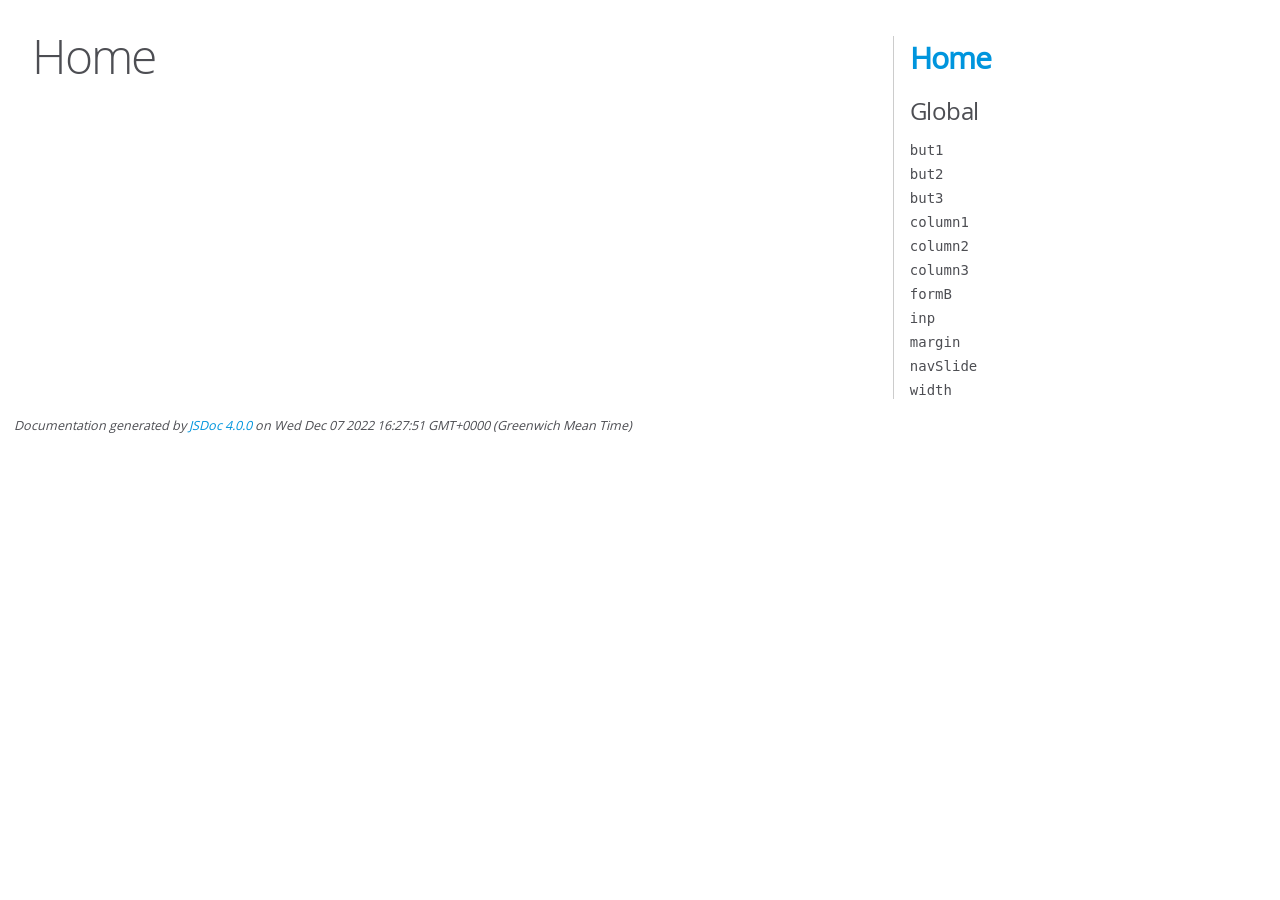
<file: out/index.html>
<!DOCTYPE html>
<html lang="en">
<head>
    <meta charset="utf-8">
    <title>JSDoc: Home</title>

    <script src="scripts/prettify/prettify.js"> </script>
    <script src="scripts/prettify/lang-css.js"> </script>
    <!--[if lt IE 9]>
      <script src="//html5shiv.googlecode.com/svn/trunk/html5.js"></script>
    <![endif]-->
    <link type="text/css" rel="stylesheet" href="styles/prettify-tomorrow.css">
    <link type="text/css" rel="stylesheet" href="styles/jsdoc-default.css">
</head>

<body>

<div id="main">

    <h1 class="page-title">Home</h1>

    



    


    <h3> </h3>










    









</div>

<nav>
    <h2><a href="index.html">Home</a></h2><h3>Global</h3><ul><li><a href="global.html#but1">but1</a></li><li><a href="global.html#but2">but2</a></li><li><a href="global.html#but3">but3</a></li><li><a href="global.html#column1">column1</a></li><li><a href="global.html#column2">column2</a></li><li><a href="global.html#column3">column3</a></li><li><a href="global.html#formB">formB</a></li><li><a href="global.html#inp">inp</a></li><li><a href="global.html#margin">margin</a></li><li><a href="global.html#navSlide">navSlide</a></li><li><a href="global.html#width">width</a></li></ul>
</nav>

<br class="clear">

<footer>
    Documentation generated by <a href="https://github.com/jsdoc/jsdoc">JSDoc 4.0.0</a> on Wed Dec 07 2022 16:27:51 GMT+0000 (Greenwich Mean Time)
</footer>

<script> prettyPrint(); </script>
<script src="scripts/linenumber.js"> </script>
</body>
</html>
</file>
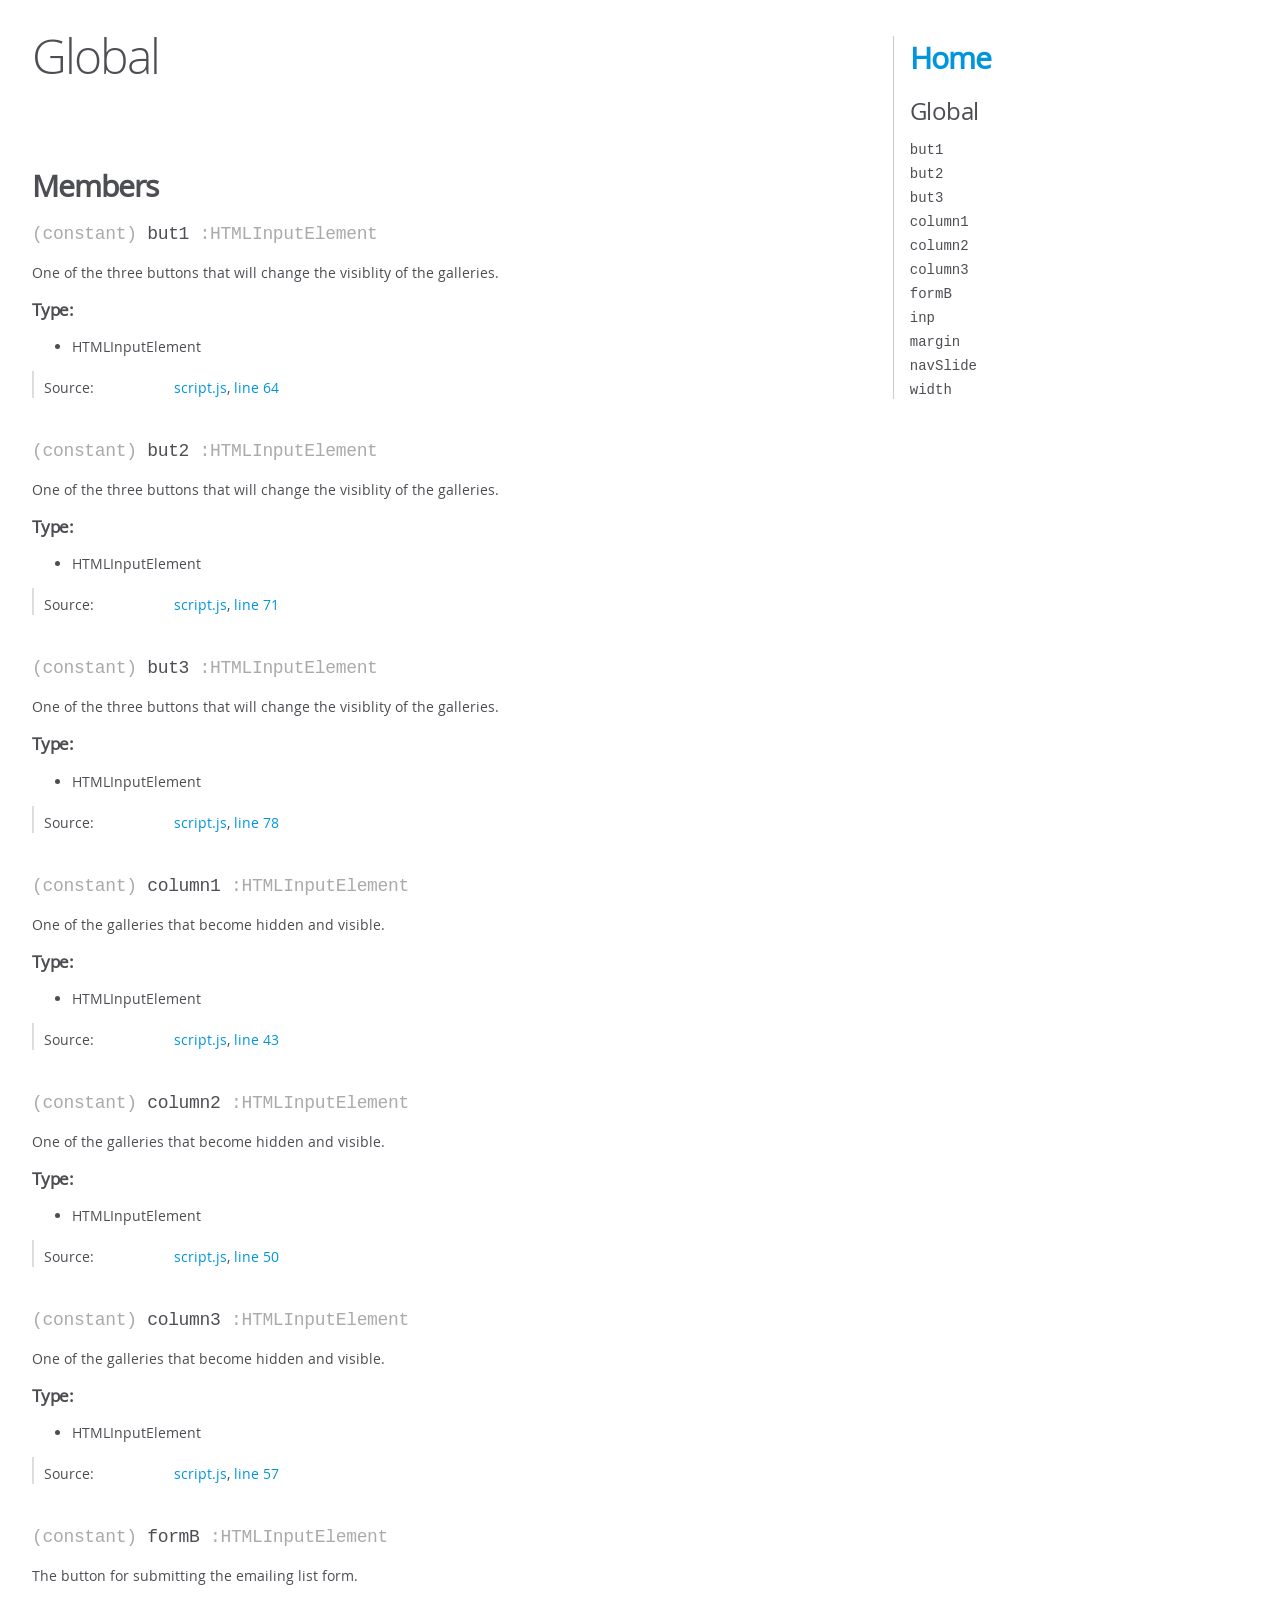
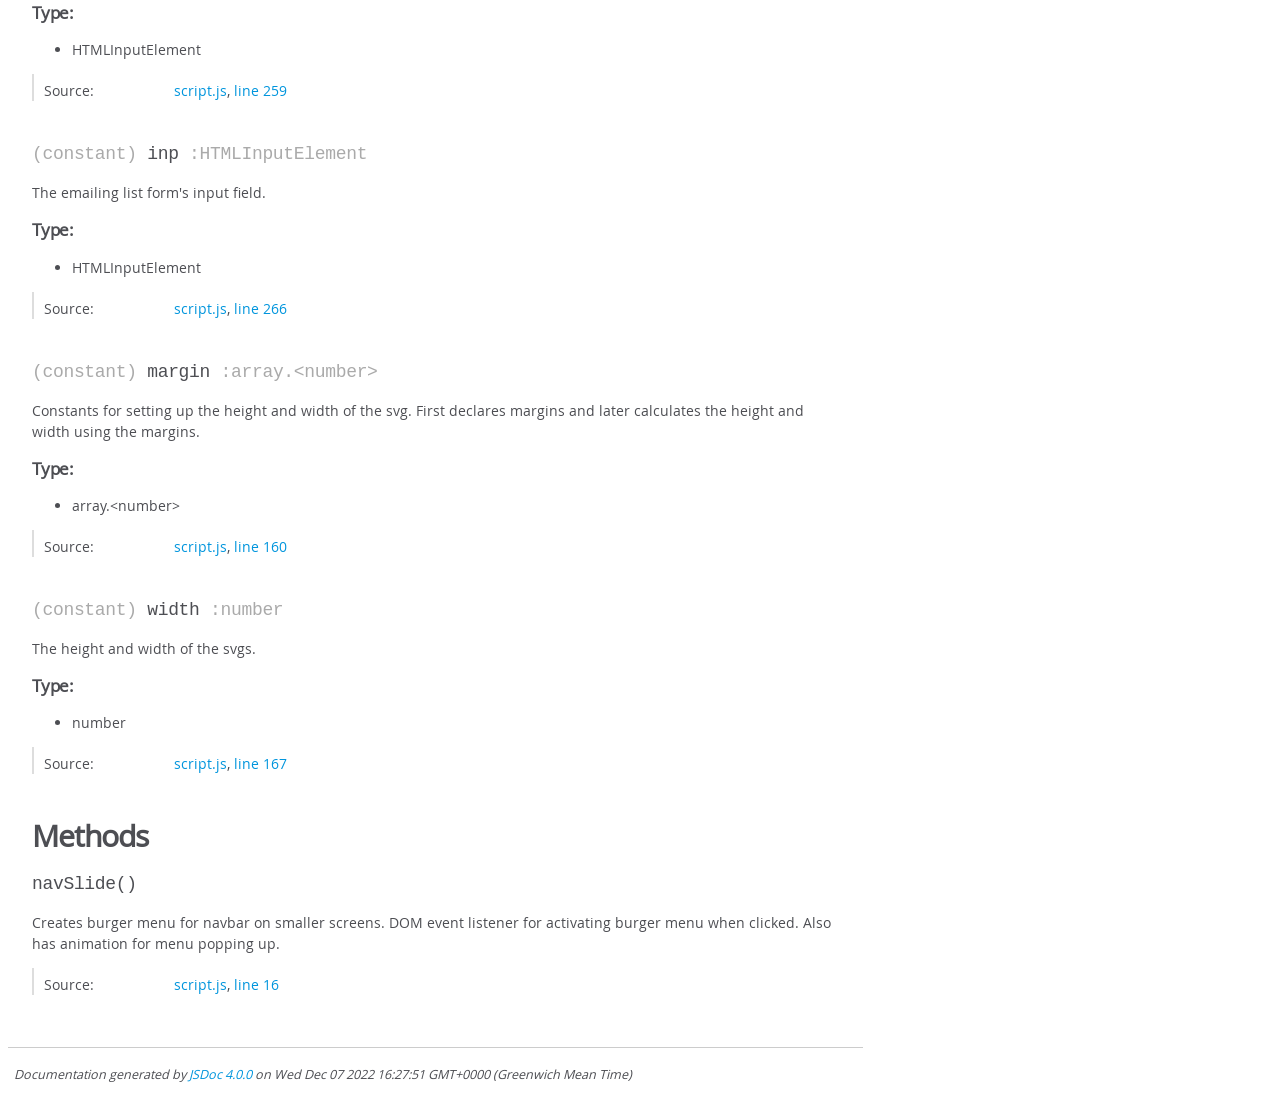
<file: out/global.html>
<!DOCTYPE html>
<html lang="en">
<head>
    <meta charset="utf-8">
    <title>JSDoc: Global</title>

    <script src="scripts/prettify/prettify.js"> </script>
    <script src="scripts/prettify/lang-css.js"> </script>
    <!--[if lt IE 9]>
      <script src="//html5shiv.googlecode.com/svn/trunk/html5.js"></script>
    <![endif]-->
    <link type="text/css" rel="stylesheet" href="styles/prettify-tomorrow.css">
    <link type="text/css" rel="stylesheet" href="styles/jsdoc-default.css">
</head>

<body>

<div id="main">

    <h1 class="page-title">Global</h1>

    




<section>

<header>
    
        <h2></h2>
        
    
</header>

<article>
    <div class="container-overview">
    
        

        


<dl class="details">

    

    

    

    

    

    

    

    

    

    

    

    

    

    

    

    
</dl>


        
    
    </div>

    

    

    

    

    

    

    
        <h3 class="subsection-title">Members</h3>

        
            
<h4 class="name" id="but1"><span class="type-signature">(constant) </span>but1<span class="type-signature"> :HTMLInputElement</span></h4>




<div class="description">
    One of the three buttons that will change the visiblity of the galleries.
</div>



    <h5>Type:</h5>
    <ul>
        <li>
            
<span class="param-type">HTMLInputElement</span>


        </li>
    </ul>





<dl class="details">

    

    

    

    

    

    

    

    

    

    

    

    

    
    <dt class="tag-source">Source:</dt>
    <dd class="tag-source"><ul class="dummy"><li>
        <a href="script.js.html">script.js</a>, <a href="script.js.html#line64">line 64</a>
    </li></ul></dd>
    

    

    

    
</dl>






        
            
<h4 class="name" id="but2"><span class="type-signature">(constant) </span>but2<span class="type-signature"> :HTMLInputElement</span></h4>




<div class="description">
    One of the three buttons that will change the visiblity of the galleries.
</div>



    <h5>Type:</h5>
    <ul>
        <li>
            
<span class="param-type">HTMLInputElement</span>


        </li>
    </ul>





<dl class="details">

    

    

    

    

    

    

    

    

    

    

    

    

    
    <dt class="tag-source">Source:</dt>
    <dd class="tag-source"><ul class="dummy"><li>
        <a href="script.js.html">script.js</a>, <a href="script.js.html#line71">line 71</a>
    </li></ul></dd>
    

    

    

    
</dl>






        
            
<h4 class="name" id="but3"><span class="type-signature">(constant) </span>but3<span class="type-signature"> :HTMLInputElement</span></h4>




<div class="description">
    One of the three buttons that will change the visiblity of the galleries.
</div>



    <h5>Type:</h5>
    <ul>
        <li>
            
<span class="param-type">HTMLInputElement</span>


        </li>
    </ul>





<dl class="details">

    

    

    

    

    

    

    

    

    

    

    

    

    
    <dt class="tag-source">Source:</dt>
    <dd class="tag-source"><ul class="dummy"><li>
        <a href="script.js.html">script.js</a>, <a href="script.js.html#line78">line 78</a>
    </li></ul></dd>
    

    

    

    
</dl>






        
            
<h4 class="name" id="column1"><span class="type-signature">(constant) </span>column1<span class="type-signature"> :HTMLInputElement</span></h4>




<div class="description">
    One of the galleries that become hidden and visible.
</div>



    <h5>Type:</h5>
    <ul>
        <li>
            
<span class="param-type">HTMLInputElement</span>


        </li>
    </ul>





<dl class="details">

    

    

    

    

    

    

    

    

    

    

    

    

    
    <dt class="tag-source">Source:</dt>
    <dd class="tag-source"><ul class="dummy"><li>
        <a href="script.js.html">script.js</a>, <a href="script.js.html#line43">line 43</a>
    </li></ul></dd>
    

    

    

    
</dl>






        
            
<h4 class="name" id="column2"><span class="type-signature">(constant) </span>column2<span class="type-signature"> :HTMLInputElement</span></h4>




<div class="description">
    One of the galleries that become hidden and visible.
</div>



    <h5>Type:</h5>
    <ul>
        <li>
            
<span class="param-type">HTMLInputElement</span>


        </li>
    </ul>





<dl class="details">

    

    

    

    

    

    

    

    

    

    

    

    

    
    <dt class="tag-source">Source:</dt>
    <dd class="tag-source"><ul class="dummy"><li>
        <a href="script.js.html">script.js</a>, <a href="script.js.html#line50">line 50</a>
    </li></ul></dd>
    

    

    

    
</dl>






        
            
<h4 class="name" id="column3"><span class="type-signature">(constant) </span>column3<span class="type-signature"> :HTMLInputElement</span></h4>




<div class="description">
    One of the galleries that become hidden and visible.
</div>



    <h5>Type:</h5>
    <ul>
        <li>
            
<span class="param-type">HTMLInputElement</span>


        </li>
    </ul>





<dl class="details">

    

    

    

    

    

    

    

    

    

    

    

    

    
    <dt class="tag-source">Source:</dt>
    <dd class="tag-source"><ul class="dummy"><li>
        <a href="script.js.html">script.js</a>, <a href="script.js.html#line57">line 57</a>
    </li></ul></dd>
    

    

    

    
</dl>






        
            
<h4 class="name" id="formB"><span class="type-signature">(constant) </span>formB<span class="type-signature"> :HTMLInputElement</span></h4>




<div class="description">
    The button for submitting the emailing list form.
</div>



    <h5>Type:</h5>
    <ul>
        <li>
            
<span class="param-type">HTMLInputElement</span>


        </li>
    </ul>





<dl class="details">

    

    

    

    

    

    

    

    

    

    

    

    

    
    <dt class="tag-source">Source:</dt>
    <dd class="tag-source"><ul class="dummy"><li>
        <a href="script.js.html">script.js</a>, <a href="script.js.html#line259">line 259</a>
    </li></ul></dd>
    

    

    

    
</dl>






        
            
<h4 class="name" id="inp"><span class="type-signature">(constant) </span>inp<span class="type-signature"> :HTMLInputElement</span></h4>




<div class="description">
    The emailing list form's input field.
</div>



    <h5>Type:</h5>
    <ul>
        <li>
            
<span class="param-type">HTMLInputElement</span>


        </li>
    </ul>





<dl class="details">

    

    

    

    

    

    

    

    

    

    

    

    

    
    <dt class="tag-source">Source:</dt>
    <dd class="tag-source"><ul class="dummy"><li>
        <a href="script.js.html">script.js</a>, <a href="script.js.html#line266">line 266</a>
    </li></ul></dd>
    

    

    

    
</dl>






        
            
<h4 class="name" id="margin"><span class="type-signature">(constant) </span>margin<span class="type-signature"> :array.&lt;number></span></h4>




<div class="description">
    Constants for setting up the height and width of the svg.First declares margins and later calculates the height and width using the margins.
</div>



    <h5>Type:</h5>
    <ul>
        <li>
            
<span class="param-type">array.&lt;number></span>


        </li>
    </ul>





<dl class="details">

    

    

    

    

    

    

    

    

    

    

    

    

    
    <dt class="tag-source">Source:</dt>
    <dd class="tag-source"><ul class="dummy"><li>
        <a href="script.js.html">script.js</a>, <a href="script.js.html#line160">line 160</a>
    </li></ul></dd>
    

    

    

    
</dl>






        
            
<h4 class="name" id="width"><span class="type-signature">(constant) </span>width<span class="type-signature"> :number</span></h4>




<div class="description">
    The height and width of the svgs.
</div>



    <h5>Type:</h5>
    <ul>
        <li>
            
<span class="param-type">number</span>


        </li>
    </ul>





<dl class="details">

    

    

    

    

    

    

    

    

    

    

    

    

    
    <dt class="tag-source">Source:</dt>
    <dd class="tag-source"><ul class="dummy"><li>
        <a href="script.js.html">script.js</a>, <a href="script.js.html#line167">line 167</a>
    </li></ul></dd>
    

    

    

    
</dl>






        
    

    
        <h3 class="subsection-title">Methods</h3>

        
            

    

    
    <h4 class="name" id="navSlide"><span class="type-signature"></span>navSlide<span class="signature">()</span><span class="type-signature"></span></h4>
    

    



<div class="description">
    Creates burger menu for navbar on smaller screens.DOM event listener for activating burger menu when clicked.Also has animation for menu popping up.
</div>













<dl class="details">

    

    

    

    

    

    

    

    

    

    

    

    

    
    <dt class="tag-source">Source:</dt>
    <dd class="tag-source"><ul class="dummy"><li>
        <a href="script.js.html">script.js</a>, <a href="script.js.html#line16">line 16</a>
    </li></ul></dd>
    

    

    

    
</dl>




















        
    

    

    
</article>

</section>




</div>

<nav>
    <h2><a href="index.html">Home</a></h2><h3>Global</h3><ul><li><a href="global.html#but1">but1</a></li><li><a href="global.html#but2">but2</a></li><li><a href="global.html#but3">but3</a></li><li><a href="global.html#column1">column1</a></li><li><a href="global.html#column2">column2</a></li><li><a href="global.html#column3">column3</a></li><li><a href="global.html#formB">formB</a></li><li><a href="global.html#inp">inp</a></li><li><a href="global.html#margin">margin</a></li><li><a href="global.html#navSlide">navSlide</a></li><li><a href="global.html#width">width</a></li></ul>
</nav>

<br class="clear">

<footer>
    Documentation generated by <a href="https://github.com/jsdoc/jsdoc">JSDoc 4.0.0</a> on Wed Dec 07 2022 16:27:51 GMT+0000 (Greenwich Mean Time)
</footer>

<script> prettyPrint(); </script>
<script src="scripts/linenumber.js"> </script>
</body>
</html>
</file>
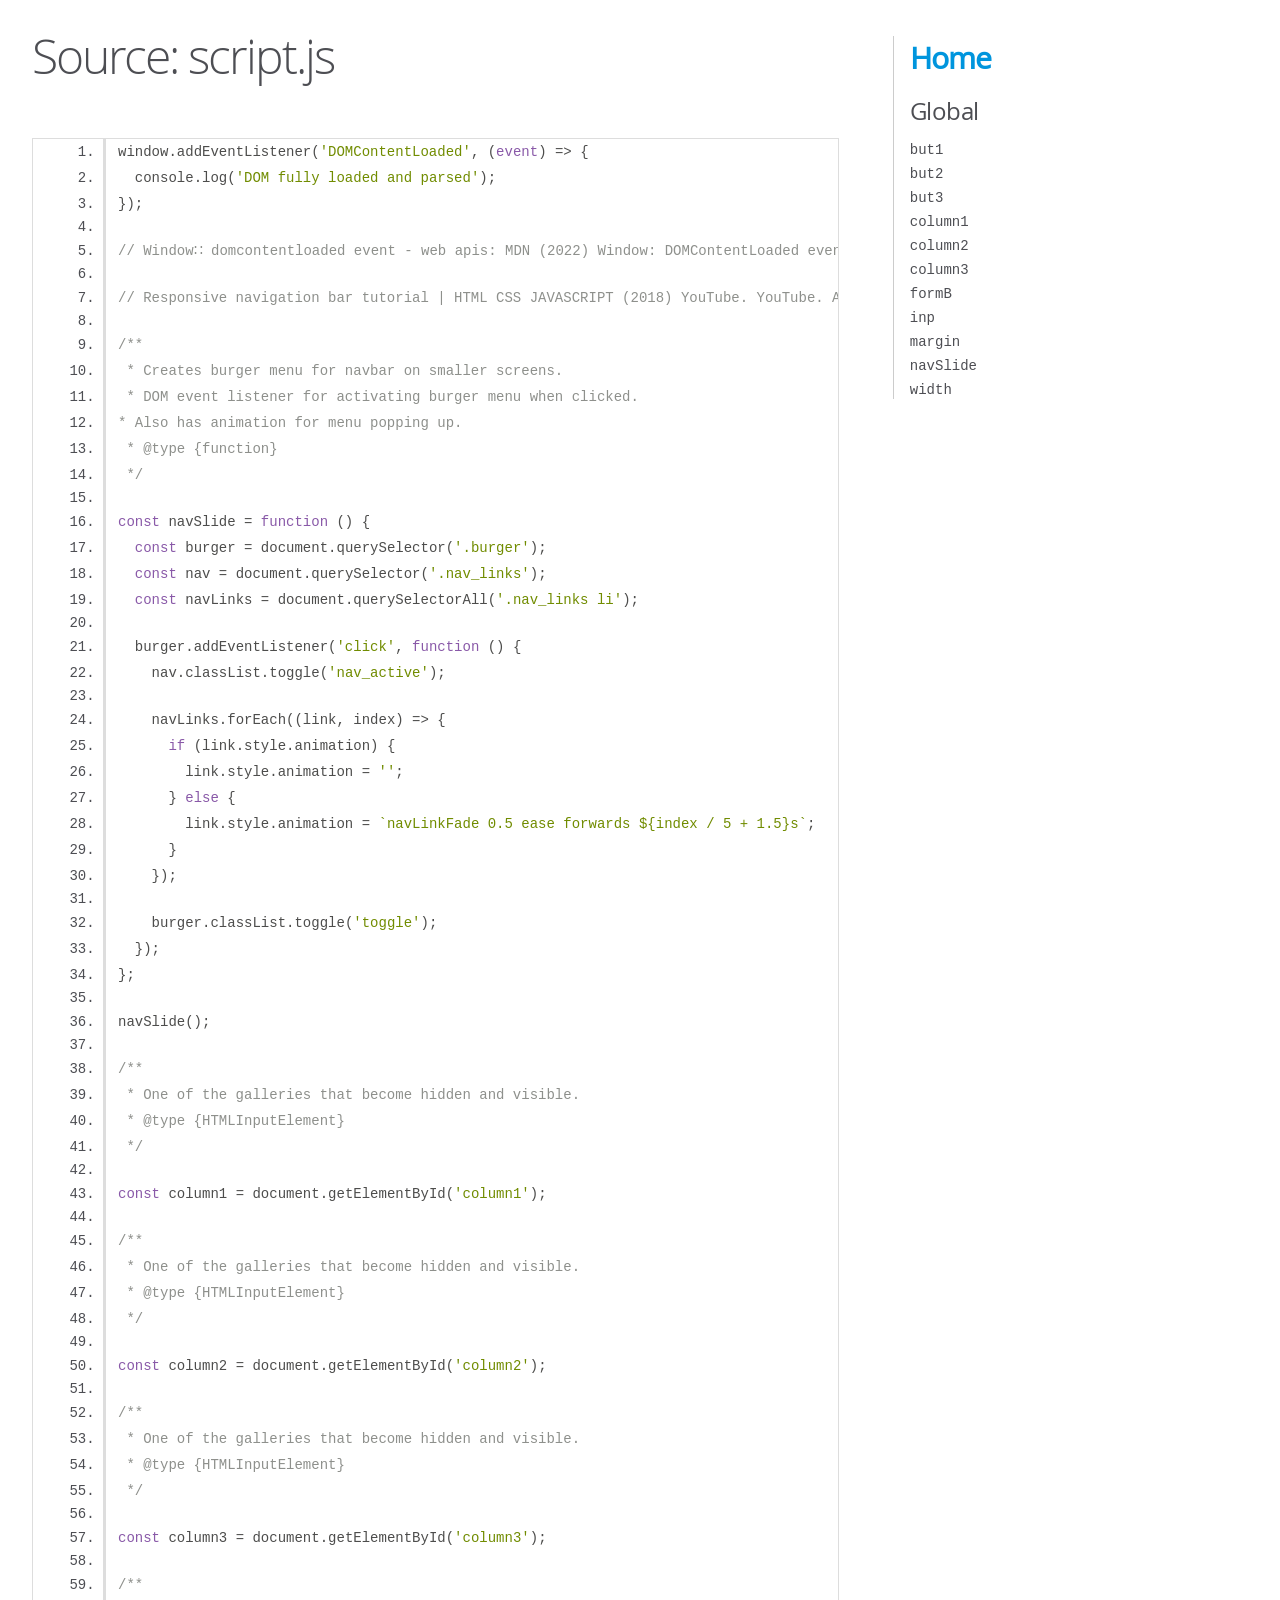
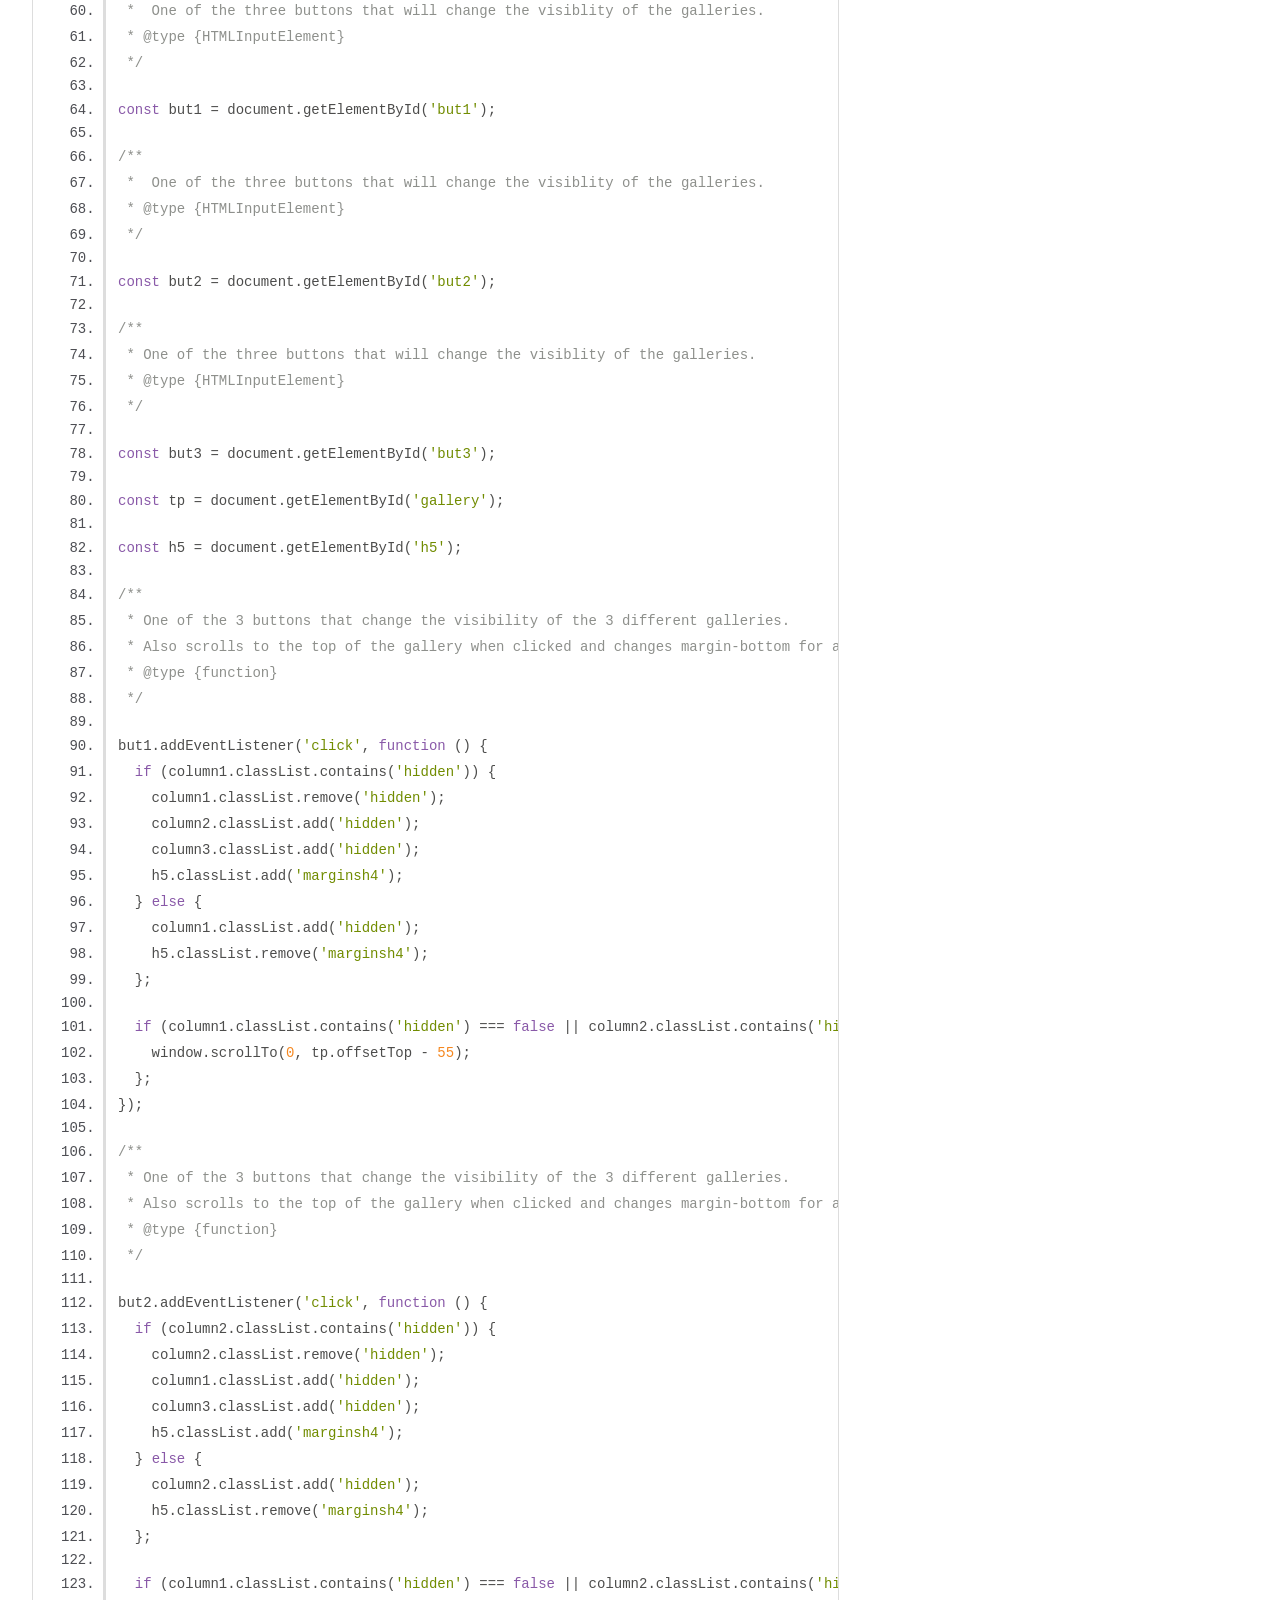
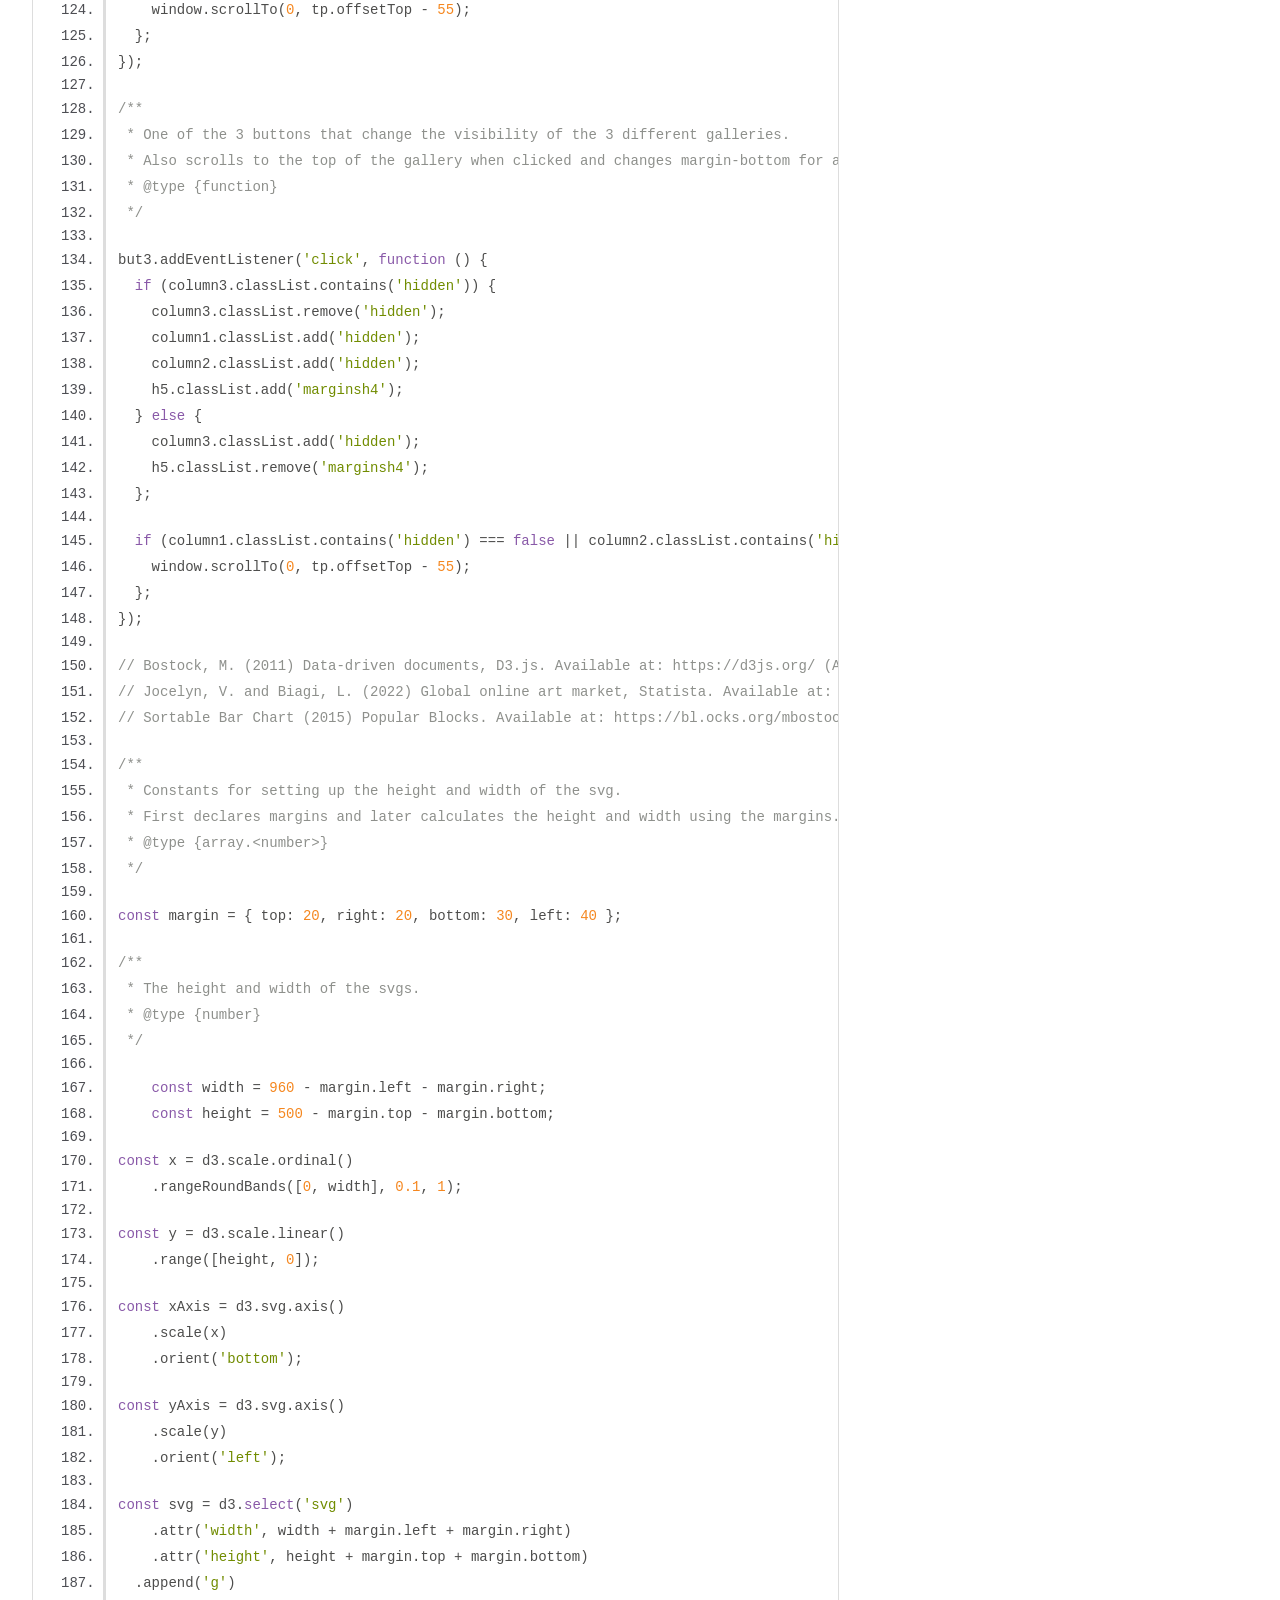
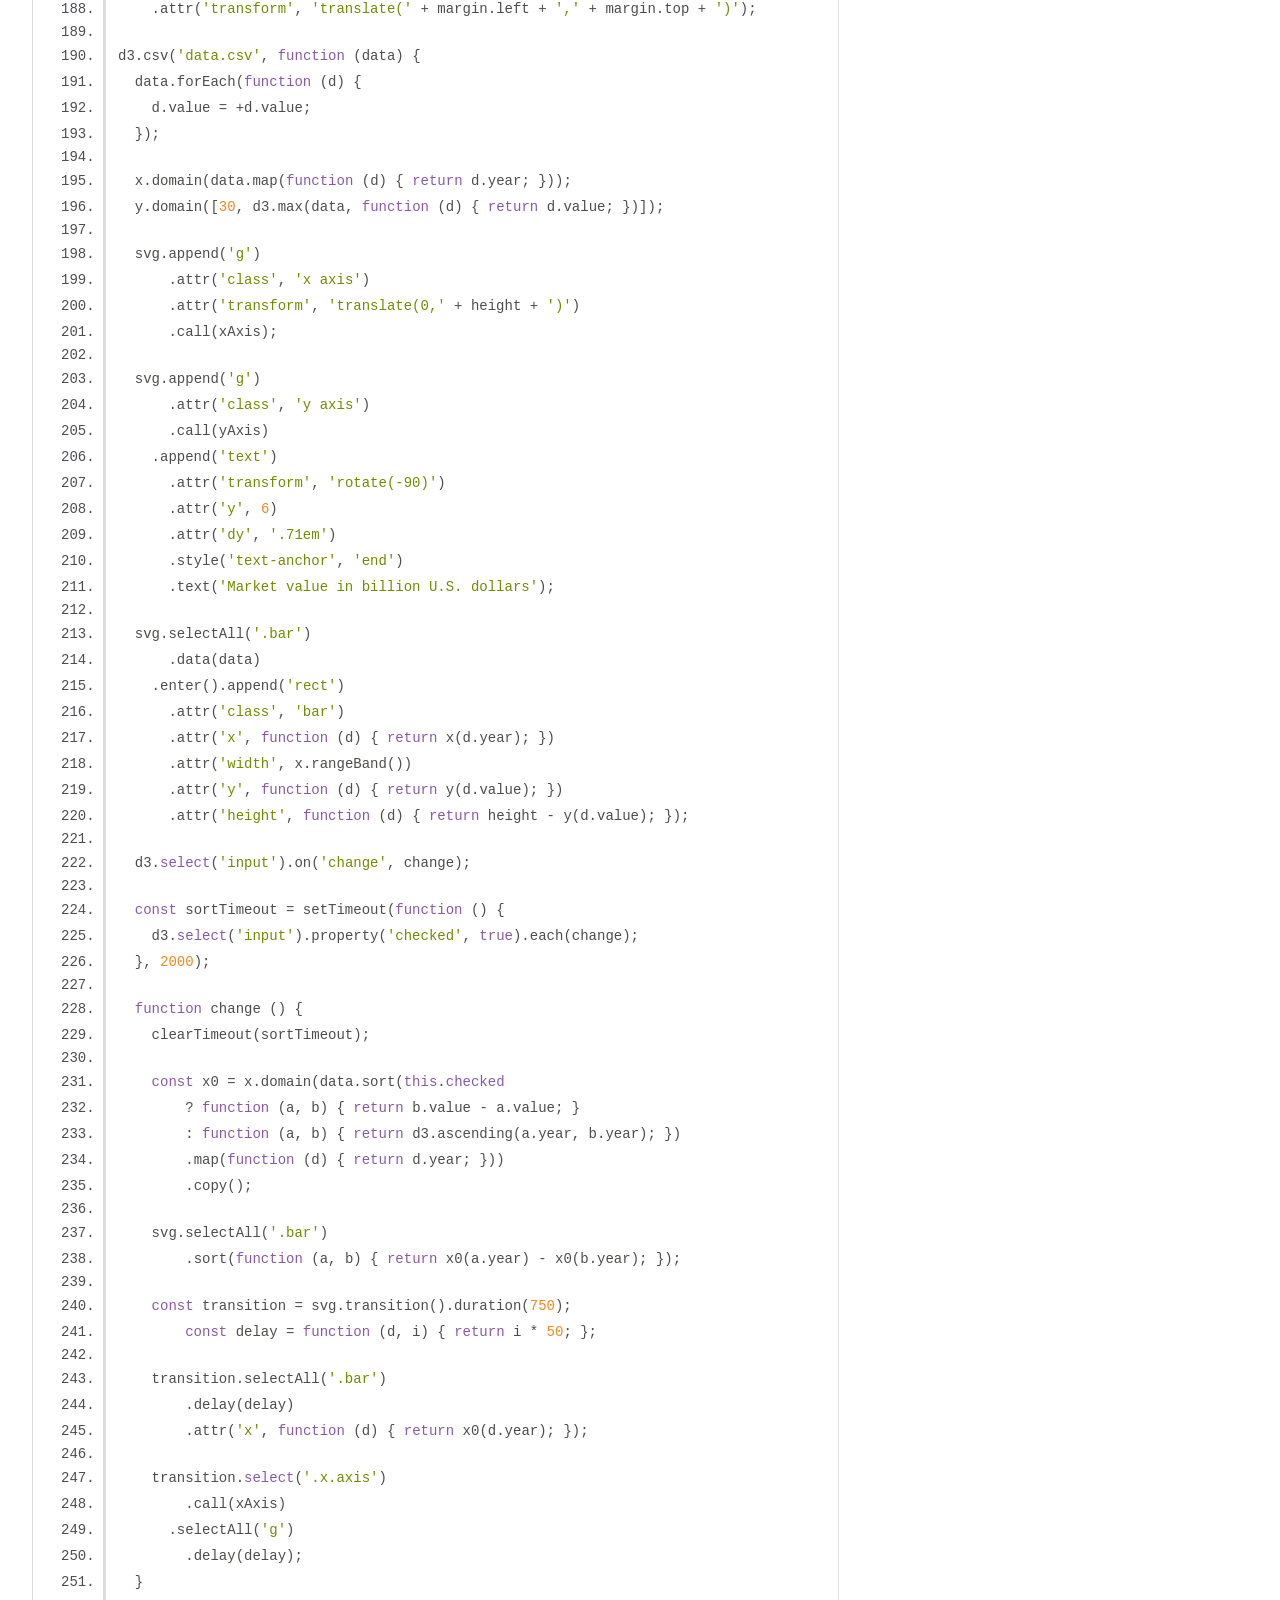
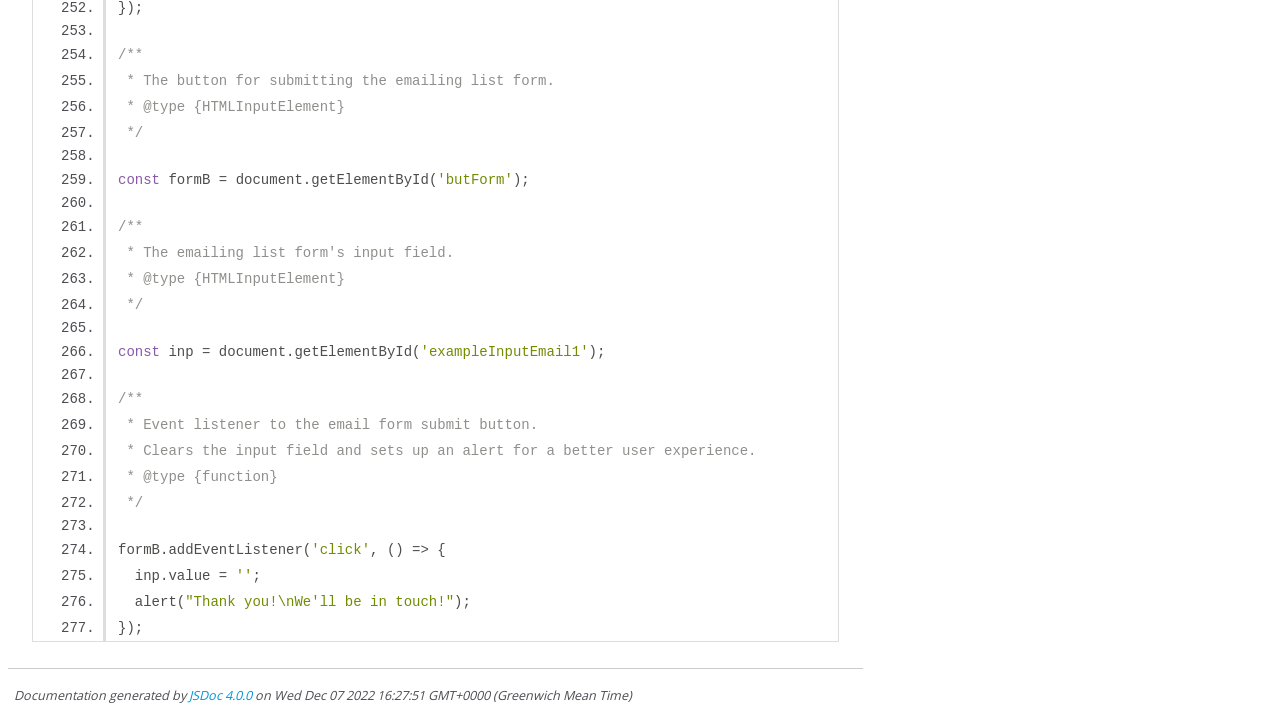
<file: out/script.js.html>
<!DOCTYPE html>
<html lang="en">
<head>
    <meta charset="utf-8">
    <title>JSDoc: Source: script.js</title>

    <script src="scripts/prettify/prettify.js"> </script>
    <script src="scripts/prettify/lang-css.js"> </script>
    <!--[if lt IE 9]>
      <script src="//html5shiv.googlecode.com/svn/trunk/html5.js"></script>
    <![endif]-->
    <link type="text/css" rel="stylesheet" href="styles/prettify-tomorrow.css">
    <link type="text/css" rel="stylesheet" href="styles/jsdoc-default.css">
</head>

<body>

<div id="main">

    <h1 class="page-title">Source: script.js</h1>

    



    
    <section>
        <article>
            <pre class="prettyprint source linenums"><code>window.addEventListener('DOMContentLoaded', (event) => {
  console.log('DOM fully loaded and parsed');
});

// Window∷ domcontentloaded event - web apis: MDN (2022) Window: DOMContentLoaded event - Web APIs | MDN. Available at: https://developer.mozilla.org/en-US/docs/Web/API/Window/DOMContentLoaded_event (Accessed: December 6, 2022).

// Responsive navigation bar tutorial | HTML CSS JAVASCRIPT (2018) YouTube. YouTube. Available at: https://www.youtube.com/watch?v=gXkqy0b4M5g (Accessed: December 6, 2022).

/**
 * Creates burger menu for navbar on smaller screens.
 * DOM event listener for activating burger menu when clicked.
* Also has animation for menu popping up.
 * @type {function}
 */

const navSlide = function () {
  const burger = document.querySelector('.burger');
  const nav = document.querySelector('.nav_links');
  const navLinks = document.querySelectorAll('.nav_links li');

  burger.addEventListener('click', function () {
    nav.classList.toggle('nav_active');

    navLinks.forEach((link, index) => {
      if (link.style.animation) {
        link.style.animation = '';
      } else {
        link.style.animation = `navLinkFade 0.5 ease forwards ${index / 5 + 1.5}s`;
      }
    });

    burger.classList.toggle('toggle');
  });
};

navSlide();

/**
 * One of the galleries that become hidden and visible.
 * @type {HTMLInputElement}
 */

const column1 = document.getElementById('column1');

/**
 * One of the galleries that become hidden and visible.
 * @type {HTMLInputElement}
 */

const column2 = document.getElementById('column2');

/**
 * One of the galleries that become hidden and visible.
 * @type {HTMLInputElement}
 */

const column3 = document.getElementById('column3');

/**
 *  One of the three buttons that will change the visiblity of the galleries.
 * @type {HTMLInputElement}
 */

const but1 = document.getElementById('but1');

/**
 *  One of the three buttons that will change the visiblity of the galleries.
 * @type {HTMLInputElement}
 */

const but2 = document.getElementById('but2');

/**
 * One of the three buttons that will change the visiblity of the galleries.
 * @type {HTMLInputElement}
 */

const but3 = document.getElementById('but3');

const tp = document.getElementById('gallery');

const h5 = document.getElementById('h5');

/**
 * One of the 3 buttons that change the visibility of the 3 different galleries.
 * Also scrolls to the top of the gallery when clicked and changes margin-bottom for a better viewing experience.
 * @type {function}
 */

but1.addEventListener('click', function () {
  if (column1.classList.contains('hidden')) {
    column1.classList.remove('hidden');
    column2.classList.add('hidden');
    column3.classList.add('hidden');
    h5.classList.add('marginsh4');
  } else {
    column1.classList.add('hidden');
    h5.classList.remove('marginsh4');
  };

  if (column1.classList.contains('hidden') === false || column2.classList.contains('hidden') === false || column3.classList.contains('hidden') === false) {
    window.scrollTo(0, tp.offsetTop - 55);
  };
});

/**
 * One of the 3 buttons that change the visibility of the 3 different galleries.
 * Also scrolls to the top of the gallery when clicked and changes margin-bottom for a better viewing experience.
 * @type {function}
 */

but2.addEventListener('click', function () {
  if (column2.classList.contains('hidden')) {
    column2.classList.remove('hidden');
    column1.classList.add('hidden');
    column3.classList.add('hidden');
    h5.classList.add('marginsh4');
  } else {
    column2.classList.add('hidden');
    h5.classList.remove('marginsh4');
  };

  if (column1.classList.contains('hidden') === false || column2.classList.contains('hidden') === false || column3.classList.contains('hidden') === false) {
    window.scrollTo(0, tp.offsetTop - 55);
  };
});

/**
 * One of the 3 buttons that change the visibility of the 3 different galleries.
 * Also scrolls to the top of the gallery when clicked and changes margin-bottom for a better viewing experience.
 * @type {function}
 */

but3.addEventListener('click', function () {
  if (column3.classList.contains('hidden')) {
    column3.classList.remove('hidden');
    column1.classList.add('hidden');
    column2.classList.add('hidden');
    h5.classList.add('marginsh4');
  } else {
    column3.classList.add('hidden');
    h5.classList.remove('marginsh4');
  };

  if (column1.classList.contains('hidden') === false || column2.classList.contains('hidden') === false || column3.classList.contains('hidden') === false) {
    window.scrollTo(0, tp.offsetTop - 55);
  };
});

// Bostock, M. (2011) Data-driven documents, D3.js. Available at: https://d3js.org/ (Accessed: December 6, 2022).
// Jocelyn, V. and Biagi, L. (2022) Global online art market, Statista. Available at: https://www.statista.com/study/58458/online-art-market/ (Accessed: December 6, 2022).
// Sortable Bar Chart (2015) Popular Blocks. Available at: https://bl.ocks.org/mbostock/3885705 (Accessed: December 6, 2022)

/**
 * Constants for setting up the height and width of the svg.
 * First declares margins and later calculates the height and width using the margins.
 * @type {array.&lt;number>}
 */

const margin = { top: 20, right: 20, bottom: 30, left: 40 };

/**
 * The height and width of the svgs.
 * @type {number}
 */

    const width = 960 - margin.left - margin.right;
    const height = 500 - margin.top - margin.bottom;

const x = d3.scale.ordinal()
    .rangeRoundBands([0, width], 0.1, 1);

const y = d3.scale.linear()
    .range([height, 0]);

const xAxis = d3.svg.axis()
    .scale(x)
    .orient('bottom');

const yAxis = d3.svg.axis()
    .scale(y)
    .orient('left');

const svg = d3.select('svg')
    .attr('width', width + margin.left + margin.right)
    .attr('height', height + margin.top + margin.bottom)
  .append('g')
    .attr('transform', 'translate(' + margin.left + ',' + margin.top + ')');

d3.csv('data.csv', function (data) {
  data.forEach(function (d) {
    d.value = +d.value;
  });

  x.domain(data.map(function (d) { return d.year; }));
  y.domain([30, d3.max(data, function (d) { return d.value; })]);

  svg.append('g')
      .attr('class', 'x axis')
      .attr('transform', 'translate(0,' + height + ')')
      .call(xAxis);

  svg.append('g')
      .attr('class', 'y axis')
      .call(yAxis)
    .append('text')
      .attr('transform', 'rotate(-90)')
      .attr('y', 6)
      .attr('dy', '.71em')
      .style('text-anchor', 'end')
      .text('Market value in billion U.S. dollars');

  svg.selectAll('.bar')
      .data(data)
    .enter().append('rect')
      .attr('class', 'bar')
      .attr('x', function (d) { return x(d.year); })
      .attr('width', x.rangeBand())
      .attr('y', function (d) { return y(d.value); })
      .attr('height', function (d) { return height - y(d.value); });

  d3.select('input').on('change', change);

  const sortTimeout = setTimeout(function () {
    d3.select('input').property('checked', true).each(change);
  }, 2000);

  function change () {
    clearTimeout(sortTimeout);

    const x0 = x.domain(data.sort(this.checked
        ? function (a, b) { return b.value - a.value; }
        : function (a, b) { return d3.ascending(a.year, b.year); })
        .map(function (d) { return d.year; }))
        .copy();

    svg.selectAll('.bar')
        .sort(function (a, b) { return x0(a.year) - x0(b.year); });

    const transition = svg.transition().duration(750);
        const delay = function (d, i) { return i * 50; };

    transition.selectAll('.bar')
        .delay(delay)
        .attr('x', function (d) { return x0(d.year); });

    transition.select('.x.axis')
        .call(xAxis)
      .selectAll('g')
        .delay(delay);
  }
});

/**
 * The button for submitting the emailing list form.
 * @type {HTMLInputElement}
 */

const formB = document.getElementById('butForm');

/**
 * The emailing list form's input field.
 * @type {HTMLInputElement}
 */

const inp = document.getElementById('exampleInputEmail1');

/**
 * Event listener to the email form submit button.
 * Clears the input field and sets up an alert for a better user experience.
 * @type {function}
 */

formB.addEventListener('click', () => {
  inp.value = '';
  alert("Thank you!\nWe'll be in touch!");
});
</code></pre>
        </article>
    </section>




</div>

<nav>
    <h2><a href="index.html">Home</a></h2><h3>Global</h3><ul><li><a href="global.html#but1">but1</a></li><li><a href="global.html#but2">but2</a></li><li><a href="global.html#but3">but3</a></li><li><a href="global.html#column1">column1</a></li><li><a href="global.html#column2">column2</a></li><li><a href="global.html#column3">column3</a></li><li><a href="global.html#formB">formB</a></li><li><a href="global.html#inp">inp</a></li><li><a href="global.html#margin">margin</a></li><li><a href="global.html#navSlide">navSlide</a></li><li><a href="global.html#width">width</a></li></ul>
</nav>

<br class="clear">

<footer>
    Documentation generated by <a href="https://github.com/jsdoc/jsdoc">JSDoc 4.0.0</a> on Wed Dec 07 2022 16:27:51 GMT+0000 (Greenwich Mean Time)
</footer>

<script> prettyPrint(); </script>
<script src="scripts/linenumber.js"> </script>
</body>
</html>
</file>
<file: out/styles/prettify-tomorrow.css>
/* Tomorrow Theme */
/* Original theme - https://github.com/chriskempson/tomorrow-theme */
/* Pretty printing styles. Used with prettify.js. */
/* SPAN elements with the classes below are added by prettyprint. */
/* plain text */
.pln {
  color: #4d4d4c; }

@media screen {
  /* string content */
  .str {
    color: #718c00; }

  /* a keyword */
  .kwd {
    color: #8959a8; }

  /* a comment */
  .com {
    color: #8e908c; }

  /* a type name */
  .typ {
    color: #4271ae; }

  /* a literal value */
  .lit {
    color: #f5871f; }

  /* punctuation */
  .pun {
    color: #4d4d4c; }

  /* lisp open bracket */
  .opn {
    color: #4d4d4c; }

  /* lisp close bracket */
  .clo {
    color: #4d4d4c; }

  /* a markup tag name */
  .tag {
    color: #c82829; }

  /* a markup attribute name */
  .atn {
    color: #f5871f; }

  /* a markup attribute value */
  .atv {
    color: #3e999f; }

  /* a declaration */
  .dec {
    color: #f5871f; }

  /* a variable name */
  .var {
    color: #c82829; }

  /* a function name */
  .fun {
    color: #4271ae; } }
/* Use higher contrast and text-weight for printable form. */
@media print, projection {
  .str {
    color: #060; }

  .kwd {
    color: #006;
    font-weight: bold; }

  .com {
    color: #600;
    font-style: italic; }

  .typ {
    color: #404;
    font-weight: bold; }

  .lit {
    color: #044; }

  .pun, .opn, .clo {
    color: #440; }

  .tag {
    color: #006;
    font-weight: bold; }

  .atn {
    color: #404; }

  .atv {
    color: #060; } }
/* Style */
/*
pre.prettyprint {
  background: white;
  font-family: Consolas, Monaco, 'Andale Mono', monospace;
  font-size: 12px;
  line-height: 1.5;
  border: 1px solid #ccc;
  padding: 10px; }
*/

/* Specify class=linenums on a pre to get line numbering */
ol.linenums {
  margin-top: 0;
  margin-bottom: 0; }

/* IE indents via margin-left */
li.L0,
li.L1,
li.L2,
li.L3,
li.L4,
li.L5,
li.L6,
li.L7,
li.L8,
li.L9 {
  /* */ }

/* Alternate shading for lines */
li.L1,
li.L3,
li.L5,
li.L7,
li.L9 {
  /* */ }
</file>
<file: out/styles/jsdoc-default.css>
@font-face {
    font-family: 'Open Sans';
    font-weight: normal;
    font-style: normal;
    src: url('../fonts/OpenSans-Regular-webfont.eot');
    src:
        local('Open Sans'),
        local('OpenSans'),
        url('../fonts/OpenSans-Regular-webfont.eot?#iefix') format('embedded-opentype'),
        url('../fonts/OpenSans-Regular-webfont.woff') format('woff'),
        url('../fonts/OpenSans-Regular-webfont.svg#open_sansregular') format('svg');
}

@font-face {
    font-family: 'Open Sans Light';
    font-weight: normal;
    font-style: normal;
    src: url('../fonts/OpenSans-Light-webfont.eot');
    src:
        local('Open Sans Light'),
        local('OpenSans Light'),
        url('../fonts/OpenSans-Light-webfont.eot?#iefix') format('embedded-opentype'),
        url('../fonts/OpenSans-Light-webfont.woff') format('woff'),
        url('../fonts/OpenSans-Light-webfont.svg#open_sanslight') format('svg');
}

html
{
    overflow: auto;
    background-color: #fff;
    font-size: 14px;
}

body
{
    font-family: 'Open Sans', sans-serif;
    line-height: 1.5;
    color: #4d4e53;
    background-color: white;
}

a, a:visited, a:active {
    color: #0095dd;
    text-decoration: none;
}

a:hover {
    text-decoration: underline;
}

header
{
    display: block;
    padding: 0px 4px;
}

tt, code, kbd, samp {
    font-family: Consolas, Monaco, 'Andale Mono', monospace;
}

.class-description {
    font-size: 130%;
    line-height: 140%;
    margin-bottom: 1em;
    margin-top: 1em;
}

.class-description:empty {
    margin: 0;
}

#main {
    float: left;
    width: 70%;
}

article dl {
    margin-bottom: 40px;
}

article img {
  max-width: 100%;
}

section
{
    display: block;
    background-color: #fff;
    padding: 12px 24px;
    border-bottom: 1px solid #ccc;
    margin-right: 30px;
}

.variation {
    display: none;
}

.signature-attributes {
    font-size: 60%;
    color: #aaa;
    font-style: italic;
    font-weight: lighter;
}

nav
{
    display: block;
    float: right;
    margin-top: 28px;
    width: 30%;
    box-sizing: border-box;
    border-left: 1px solid #ccc;
    padding-left: 16px;
}

nav ul {
    font-family: 'Lucida Grande', 'Lucida Sans Unicode', arial, sans-serif;
    font-size: 100%;
    line-height: 17px;
    padding: 0;
    margin: 0;
    list-style-type: none;
}

nav ul a, nav ul a:visited, nav ul a:active {
    font-family: Consolas, Monaco, 'Andale Mono', monospace;
    line-height: 18px;
    color: #4D4E53;
}

nav h3 {
    margin-top: 12px;
}

nav li {
    margin-top: 6px;
}

footer {
    display: block;
    padding: 6px;
    margin-top: 12px;
    font-style: italic;
    font-size: 90%;
}

h1, h2, h3, h4 {
    font-weight: 200;
    margin: 0;
}

h1
{
    font-family: 'Open Sans Light', sans-serif;
    font-size: 48px;
    letter-spacing: -2px;
    margin: 12px 24px 20px;
}

h2, h3.subsection-title
{
    font-size: 30px;
    font-weight: 700;
    letter-spacing: -1px;
    margin-bottom: 12px;
}

h3
{
    font-size: 24px;
    letter-spacing: -0.5px;
    margin-bottom: 12px;
}

h4
{
    font-size: 18px;
    letter-spacing: -0.33px;
    margin-bottom: 12px;
    color: #4d4e53;
}

h5, .container-overview .subsection-title
{
    font-size: 120%;
    font-weight: bold;
    letter-spacing: -0.01em;
    margin: 8px 0 3px 0;
}

h6
{
    font-size: 100%;
    letter-spacing: -0.01em;
    margin: 6px 0 3px 0;
    font-style: italic;
}

table
{
    border-spacing: 0;
    border: 0;
    border-collapse: collapse;
}

td, th
{
    border: 1px solid #ddd;
    margin: 0px;
    text-align: left;
    vertical-align: top;
    padding: 4px 6px;
    display: table-cell;
}

thead tr
{
    background-color: #ddd;
    font-weight: bold;
}

th { border-right: 1px solid #aaa; }
tr > th:last-child { border-right: 1px solid #ddd; }

.ancestors, .attribs { color: #999; }
.ancestors a, .attribs a
{
    color: #999 !important;
    text-decoration: none;
}

.clear
{
    clear: both;
}

.important
{
    font-weight: bold;
    color: #950B02;
}

.yes-def {
    text-indent: -1000px;
}

.type-signature {
    color: #aaa;
}

.name, .signature {
    font-family: Consolas, Monaco, 'Andale Mono', monospace;
}

.details { margin-top: 14px; border-left: 2px solid #DDD; }
.details dt { width: 120px; float: left; padding-left: 10px;  padding-top: 6px; }
.details dd { margin-left: 70px; }
.details ul { margin: 0; }
.details ul { list-style-type: none; }
.details li { margin-left: 30px; padding-top: 6px; }
.details pre.prettyprint { margin: 0 }
.details .object-value { padding-top: 0; }

.description {
    margin-bottom: 1em;
    margin-top: 1em;
}

.code-caption
{
    font-style: italic;
    font-size: 107%;
    margin: 0;
}

.source
{
    border: 1px solid #ddd;
    width: 80%;
    overflow: auto;
}

.prettyprint.source {
    width: inherit;
}

.source code
{
    font-size: 100%;
    line-height: 18px;
    display: block;
    padding: 4px 12px;
    margin: 0;
    background-color: #fff;
    color: #4D4E53;
}

.prettyprint code span.line
{
  display: inline-block;
}

.prettyprint.linenums
{
  padding-left: 70px;
  -webkit-user-select: none;
  -moz-user-select: none;
  -ms-user-select: none;
  user-select: none;
}

.prettyprint.linenums ol
{
  padding-left: 0;
}

.prettyprint.linenums li
{
  border-left: 3px #ddd solid;
}

.prettyprint.linenums li.selected,
.prettyprint.linenums li.selected *
{
  background-color: lightyellow;
}

.prettyprint.linenums li *
{
  -webkit-user-select: text;
  -moz-user-select: text;
  -ms-user-select: text;
  user-select: text;
}

.params .name, .props .name, .name code {
    color: #4D4E53;
    font-family: Consolas, Monaco, 'Andale Mono', monospace;
    font-size: 100%;
}

.params td.description > p:first-child,
.props td.description > p:first-child
{
    margin-top: 0;
    padding-top: 0;
}

.params td.description > p:last-child,
.props td.description > p:last-child
{
    margin-bottom: 0;
    padding-bottom: 0;
}

.disabled {
    color: #454545;
}
</file>
